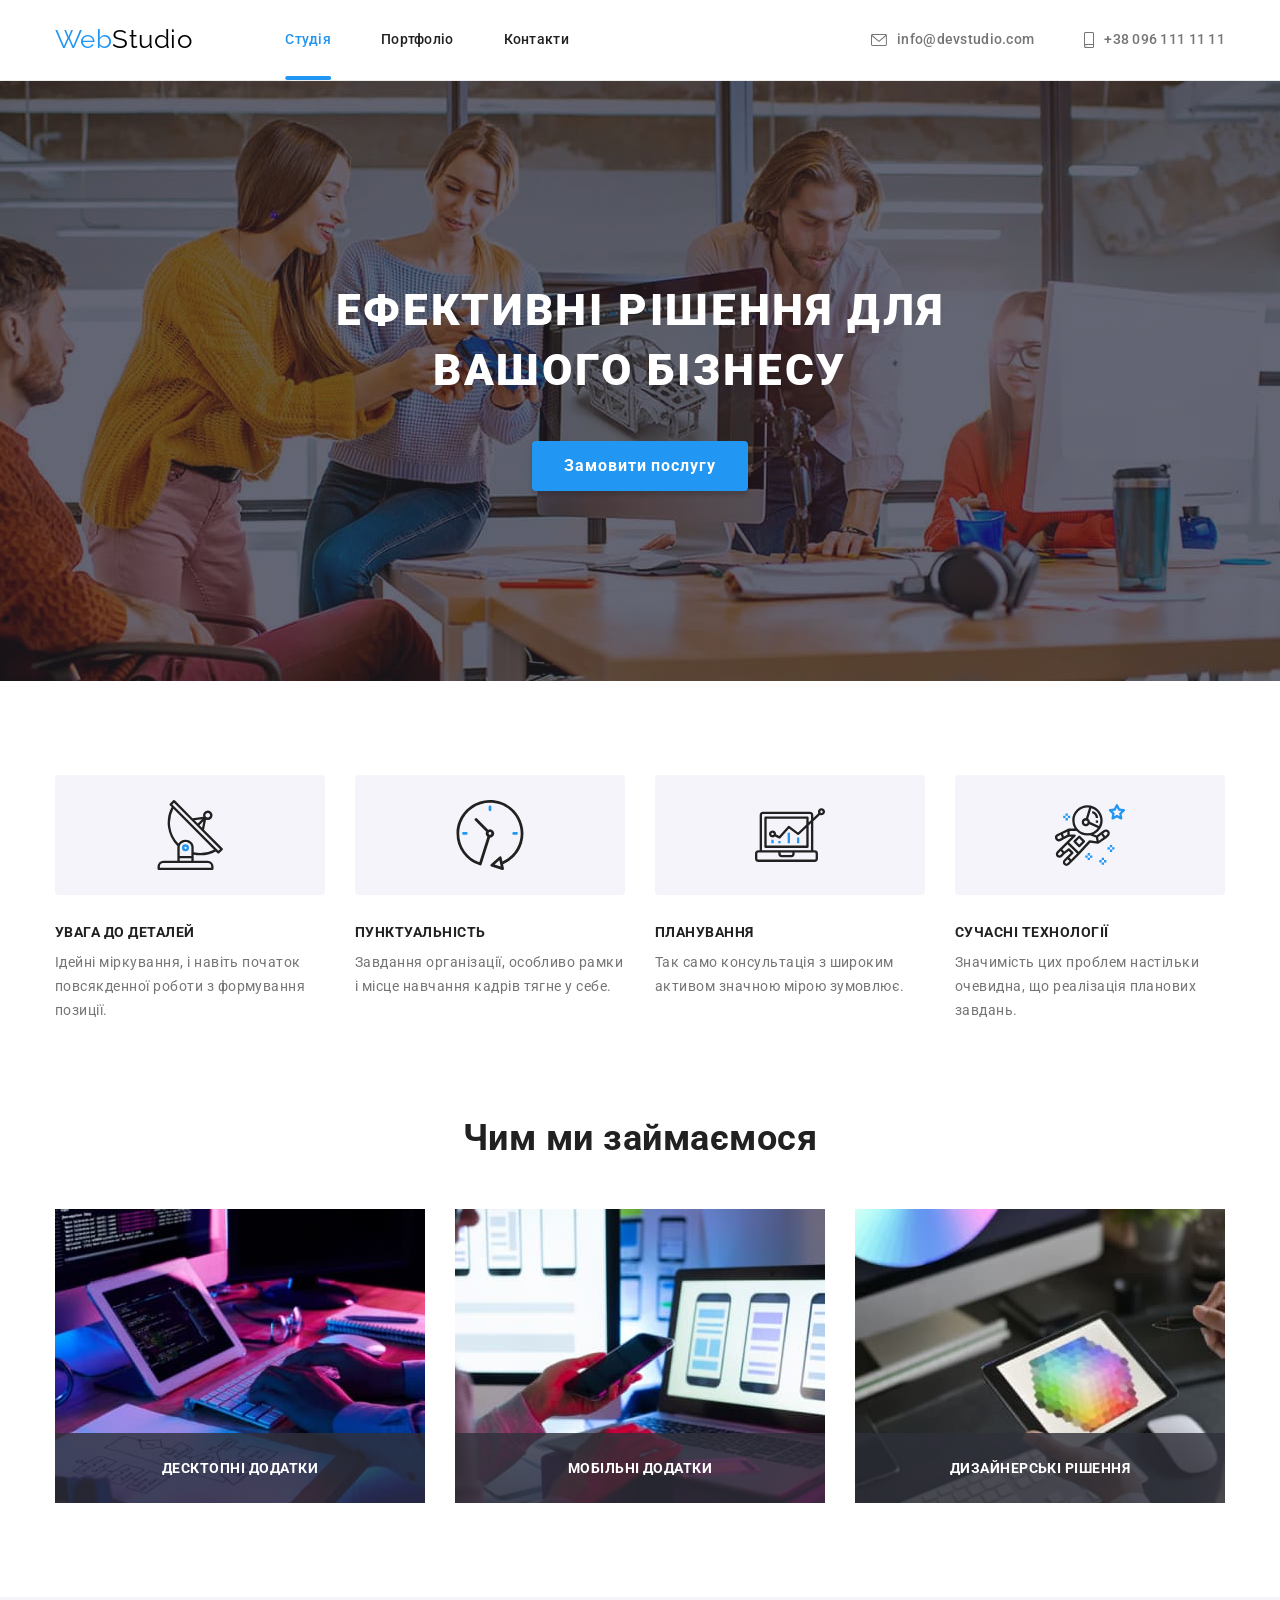
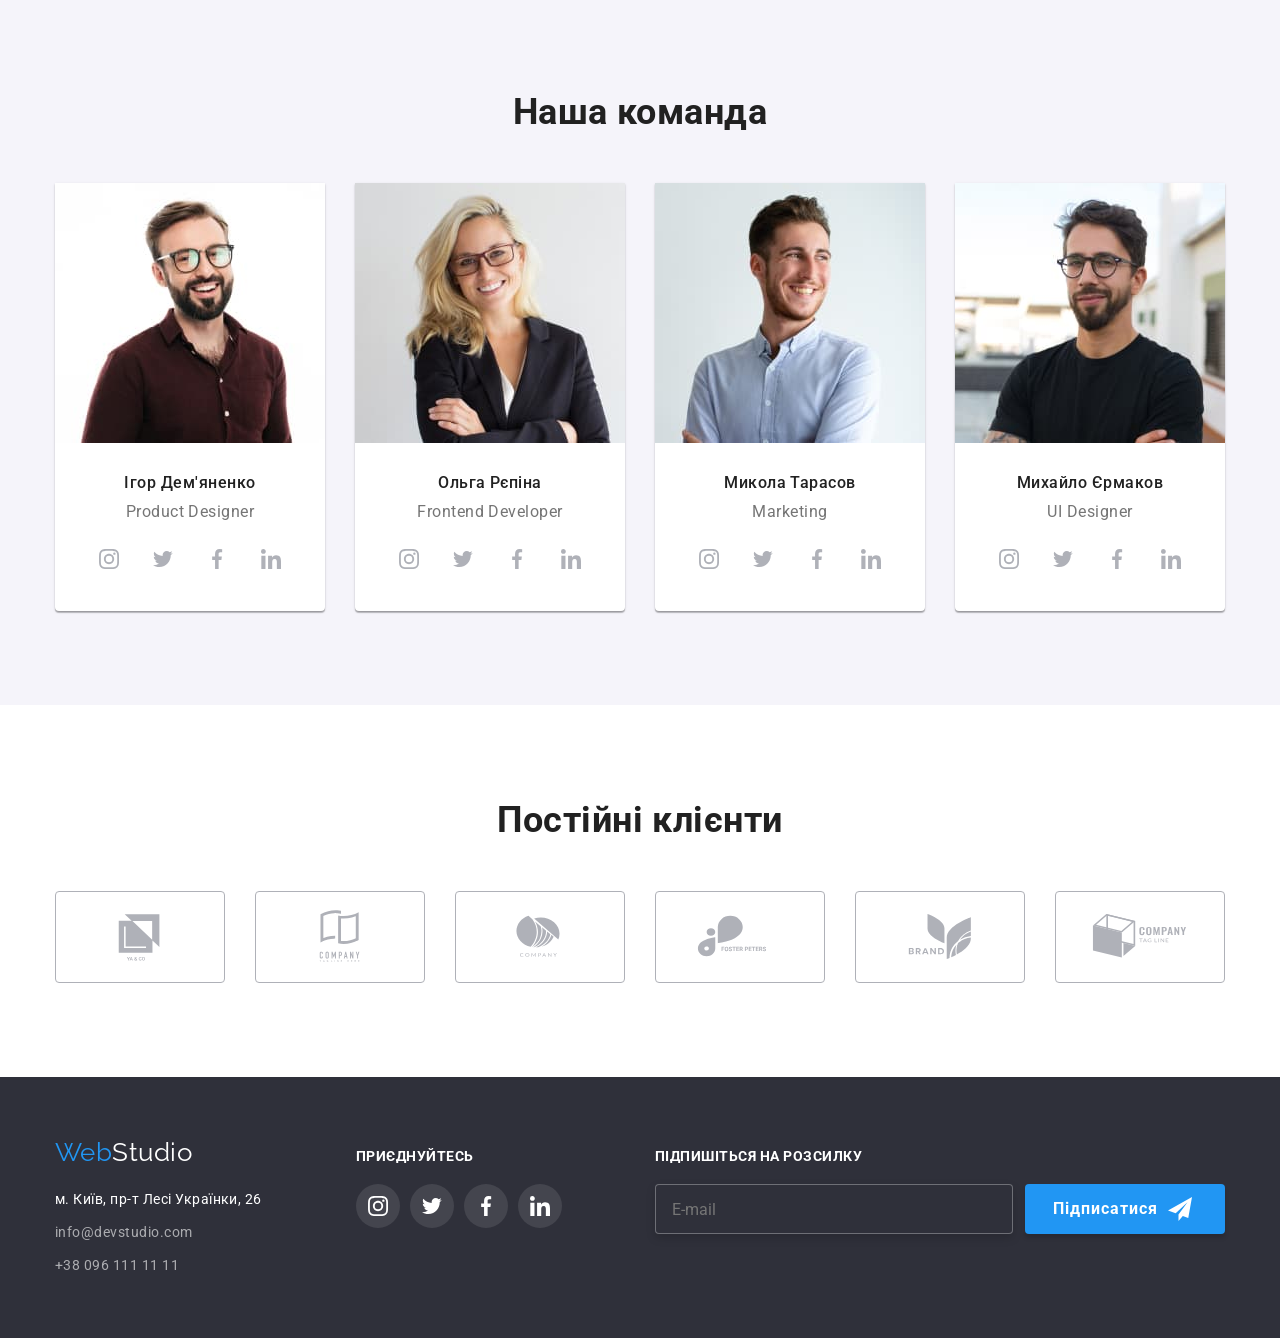
<file: index.html>
<!DOCTYPE html>
<html lang="uk">
  <head>
    <meta charset="UTF-8" />
    <meta http-equiv="X-UA-Compatible" content="IE=edge" />
    <meta name="viewport" content="width=device-width, initial-scale=1.0" />
    <title>WebStudio</title>
    <link rel="preconnect" href="https://fonts.googleapis.com" />
    <link rel="preconnect" href="https://fonts.gstatic.com" crossorigin />
    <link
      href="https://fonts.googleapis.com/css2?family=Raleway:wght@700&family=Roboto:wght@400;500;700;900&display=swap"
      rel="stylesheet"
    />
    <link
      rel="stylesheet"
      href="https://cdnjs.cloudflare.com/ajax/libs/modern-normalize/1.1.0/modern-normalize.min.css"
    />
    <link rel="stylesheet" href="./css/styles.css" />
  </head>
  <body>
    <header class="header">
      <div class="container header-pages">
        <nav class="site-nav">
          <a href="/" class="logo"><span class="logo-span">Web</span>Studio</a>
          <ul class="site-nav list">
            <li class="item">
              <a href="./index.html" class="link current">Студія</a>
            </li>
            <li class="item">
              <a href="./portfolio.html" class="link">Портфоліо</a>
            </li>
            <li class="item">
              <a href="/" class="link">Контакти</a>
            </li>
          </ul>
        </nav>
        <ul class="address-link list">
          <li class="item">
            <a href="mailto:info@devstudio.com" class="link">
              <svg class="address-icon" width="16" height="12">
                <use href="./images/icons.svg#icon-envelope"></use></svg
              >info@devstudio.com</a
            >
          </li>
          <li class="item">
            <a href="tel:+380961111111" class="link">
              <svg class="address-icon" width="10" height="16">
                <use href="./images/icons.svg#icon-smartphone"></use></svg
              >+38 096 111 11 11</a
            >
          </li>
        </ul>
      </div>
    </header>
    <main>
      <section class="hero overlay">
        <div class="container">
          <h1 class="hero-title">Ефективні рішення для вашого бізнесу</h1>
        </div>
        <div class="container">
          <button type="button" class="button primary" data-modal-open>Замовити послугу</button>
        </div>
        <div class="backdrop is-hidden" data-modal>
          <div class="modal">
            <h2 class="modal-title">Залиште свої дані, ми вам передзвонимо</h2>
            <form>
              <div class="modal-form">
                <label class="form-label" for="person">Ім'я</label>
                <div class="form-control">
                  <input class="form-input" id="person" type="text" name="person" />
                  <svg class="form-icon" width="18" height="18">
                    <use href="./images/icons.svg#icon-person"></use>
                  </svg>
                </div>
              </div>
              <div class="modal-form">
                <label class="form-label" for="phone">Телефон</label>
                <div class="form-control">
                  <input class="form-input" id="phone" type="tel" name="phone" />
                  <svg class="form-icon" width="18" height="18">
                    <use href="./images/icons.svg#icon-phone"></use>
                  </svg>
                </div>
              </div>
              <div class="modal-form">
                <label class="form-label" for="mail">Пошта</label>
                <div class="form-control">
                  <input class="form-input" id="mail" type="email" name="mail" />
                  <svg class="form-icon" width="18" height="18">
                    <use href="./images/icons.svg#icon-email"></use>
                  </svg>
                </div>
              </div>
              <div>
                <label class="form-label" for="comment">Коментар</label>
                <textarea
                  class="form-textarea"
                  id="comment"
                  name="comment"
                  placeholder="Введіть текст"
                ></textarea>
              </div>
              <div class="checkbox">
                <input class="form-input-checkbox" type="checkbox" name="policy" id="policy" />
                <label class="form-lable-checkbox" for="policy"
                  >Погоджуюся з розсилкою та приймаю
                  <a class="form-policy-link" href="">Умови договору</a>
                </label>
              </div>
              <button class="button form-button" type="submit">Відправити</button>
            </form>
            <button type="button" class="button-modal-close" data-modal-close>
              <svg width="11" height="11">
                <use href="./images/icons.svg#icon-vector"></use>
              </svg>
            </button>
          </div>
        </div>
      </section>
      <section class="section feature">
        <div class="container">
          <ul class="feature-icon-list list">
            <li class="feature-icon-item">
              <svg class="feature-icon" width="70" height="70">
                <use href="./images/icons.svg#icon-antenna"></use>
              </svg>
            </li>
            <li class="feature-icon-item">
              <svg class="feature-icon" width="70" height="70">
                <use href="./images/icons.svg#icon-clock"></use>
              </svg>
            </li>
            <li class="feature-icon-item">
              <svg class="feature-icon" width="70" height="70">
                <use href="./images/icons.svg#icon-diagram"></use>
              </svg>
            </li>
            <li class="feature-icon-item">
              <svg class="feature-icon" width="70" height="70">
                <use href="./images/icons.svg#icon-astronaut"></use>
              </svg>
            </li>
          </ul>
          <ul class="feature-list list">
            <li class="item">
              <h3 class="title">Увага до деталей</h3>
              <p class="text">
                Ідейні міркування, і навіть початок повсякденної роботи з формування позиції.
              </p>
            </li>
            <li class="item">
              <h3 class="title">Пунктуальність</h3>
              <p class="text">
                Завдання організації, особливо рамки і місце навчання кадрів тягне у себе.
              </p>
            </li>
            <li class="item">
              <h3 class="title">Планування</h3>
              <p class="text">Так само консультація з широким активом значною мірою зумовлює.</p>
            </li>
            <li class="item">
              <h3 class="title">Сучасні технології</h3>
              <p>Значимість цих проблем настільки очевидна, що реалізація планових завдань.</p>
            </li>
          </ul>
        </div>
      </section>
      <section class="section">
        <div class="container works">
          <h2 class="section-title">Чим ми займаємося</h2>
          <ul class="works-list list">
            <li class="item">
              <img
                src="./images/box1.jpg"
                alt="Працюємо над симатичним та якісним кодом сайтів"
                width="370"
              />
              <div class="works-list-position">
                <p class="works-list-text">Десктопні додатки</p>
              </div>
            </li>
            <li class="item">
              <img src="./images/box2.jpg" alt="Створюємо мобільні застосунки" width="370" />
              <div class="works-list-position">
                <p class="works-list-text">Мобільні додатки</p>
              </div>
            </li>
            <li class="item">
              <img src="./images/box3.jpg" alt="Розробляємо дизайн сайтів" width="370" />
              <div class="works-list-position">
                <p class="works-list-text">Дизайнерські рішення</p>
              </div>
            </li>
          </ul>
        </div>
      </section>
      <section class="section-team">
        <div class="container team">
          <h2 class="section-title">Наша команда</h2>
          <ul class="team-list list">
            <li class="team-item item">
              <img
                src="./images/teamcard1.jpg"
                alt="Ігор Дем'яненко на посаді Product Designer"
                width="270"
              />
              <div class="team-title-text">
                <h3 class="team-title">Ігор Дем'яненко</h3>
                <p class="team-text">Product Designer</p>
                <ul class="social-list list">
                  <li class="social-item">
                    <a href="" class="social-link">
                      <svg class="social-icon" width="20" height="20">
                        <use href="./images/icons.svg#icon-instagram"></use>
                      </svg>
                    </a>
                  </li>
                  <li class="social-item">
                    <a href="" class="social-link">
                      <svg class="social-icon" width="20" height="20">
                        <use href="./images/icons.svg#icon-twitter"></use>
                      </svg>
                    </a>
                  </li>
                  <li class="social-item">
                    <a href="" class="social-link">
                      <svg class="social-icon" width="20" height="20">
                        <use href="./images/icons.svg#icon-facebook"></use>
                      </svg>
                    </a>
                  </li>
                  <li class="social-item">
                    <a href="" class="social-link">
                      <svg class="social-icon" width="20" height="20">
                        <use href="./images/icons.svg#icon-linkedin"></use>
                      </svg>
                    </a>
                  </li>
                </ul>
              </div>
            </li>
            <li class="team-item item">
              <img
                src="./images/teamcard2.jpg"
                alt="Ольга Рєпіна на посаді Frontend Developer"
                width="270"
              />
              <div class="team-title-text">
                <h3 class="team-title">Ольга Рєпіна</h3>
                <p class="team-text">Frontend Developer</p>
                <ul class="social-list list">
                  <li class="social-item">
                    <a href="" class="social-link">
                      <svg class="social-icon" width="20" height="20">
                        <use href="./images/icons.svg#icon-instagram"></use>
                      </svg>
                    </a>
                  </li>
                  <li class="social-item">
                    <a href="" class="social-link">
                      <svg class="social-icon" width="20" height="20">
                        <use href="./images/icons.svg#icon-twitter"></use>
                      </svg>
                    </a>
                  </li>
                  <li class="social-item">
                    <a href="" class="social-link">
                      <svg class="social-icon" width="20" height="20">
                        <use href="./images/icons.svg#icon-facebook"></use>
                      </svg>
                    </a>
                  </li>
                  <li class="social-item">
                    <a href="" class="social-link">
                      <svg class="social-icon" width="20" height="20">
                        <use href="./images/icons.svg#icon-linkedin"></use>
                      </svg>
                    </a>
                  </li>
                </ul>
              </div>
            </li>
            <li class="team-item item">
              <img
                src="./images/teamcard3.jpg"
                alt="Микола Тарасов на посаді Marketing"
                width="270"
              />
              <div class="team-title-text">
                <h3 class="team-title">Микола Тарасов</h3>
                <p class="team-text">Marketing</p>
                <ul class="social-list list">
                  <li class="social-item">
                    <a href="" class="social-link">
                      <svg class="social-icon" width="20" height="20">
                        <use href="./images/icons.svg#icon-instagram"></use>
                      </svg>
                    </a>
                  </li>
                  <li class="social-item">
                    <a href="" class="social-link">
                      <svg class="social-icon" width="20" height="20">
                        <use href="./images/icons.svg#icon-twitter"></use>
                      </svg>
                    </a>
                  </li>
                  <li class="social-item">
                    <a href="" class="social-link">
                      <svg class="social-icon" width="20" height="20">
                        <use href="./images/icons.svg#icon-facebook"></use>
                      </svg>
                    </a>
                  </li>
                  <li class="social-item">
                    <a href="" class="social-link">
                      <svg class="social-icon" width="20" height="20">
                        <use href="./images/icons.svg#icon-linkedin"></use>
                      </svg>
                    </a>
                  </li>
                </ul>
              </div>
            </li>
            <li class="team-item item">
              <img
                src="./images/teamcard4.jpg"
                alt="Михайло Єрмаков на посаді UI Designer"
                width="270"
              />
              <div class="team-title-text">
                <h3 class="team-title">Михайло Єрмаков</h3>
                <p class="team-text">UI Designer</p>
                <ul class="social-list list">
                  <li class="social-item">
                    <a href="" class="social-link">
                      <svg class="social-icon" width="20" height="20">
                        <use href="./images/icons.svg#icon-instagram"></use>
                      </svg>
                    </a>
                  </li>
                  <li class="social-item">
                    <a href="" class="social-link">
                      <svg class="social-icon" width="20" height="20">
                        <use href="./images/icons.svg#icon-twitter"></use>
                      </svg>
                    </a>
                  </li>
                  <li class="social-item">
                    <a href="" class="social-link">
                      <svg class="social-icon" width="20" height="20">
                        <use href="./images/icons.svg#icon-facebook"></use>
                      </svg>
                    </a>
                  </li>
                  <li class="social-item">
                    <a href="" class="social-link">
                      <svg class="social-icon" width="20" height="20">
                        <use href="./images/icons.svg#icon-linkedin"></use>
                      </svg>
                    </a>
                  </li>
                </ul>
              </div>
            </li>
          </ul>
        </div>
      </section>
      <section class="section">
        <div class="container">
          <h2 class="section-title">Постійні клієнти</h2>
          <ul class="clients-list list">
            <li class="clients-item">
              <a href="" class="clients-link">
                <svg class="clients-icon" width="106" height="60">
                  <use href="./images/icons.svg#icon-group1"></use>
                </svg>
              </a>
            </li>
            <li class="clients-item">
              <a href="" class="clients-link">
                <svg class="clients-icon" width="106" height="60">
                  <use href="./images/icons.svg#icon-group2"></use>
                </svg>
              </a>
            </li>
            <li class="clients-item">
              <a href="" class="clients-link">
                <svg class="clients-icon" width="106" height="60">
                  <use href="./images/icons.svg#icon-group3"></use>
                </svg>
              </a>
            </li>
            <li class="clients-item">
              <a href="" class="clients-link">
                <svg class="clients-icon" width="106" height="60">
                  <use href="./images/icons.svg#icon-group4"></use>
                </svg>
              </a>
            </li>
            <li class="clients-item">
              <a href="" class="clients-link">
                <svg class="clients-icon" width="106" height="60">
                  <use href="./images/icons.svg#icon-group5"></use>
                </svg>
              </a>
            </li>
            <li class="clients-item">
              <a href="" class="clients-link">
                <svg class="clients-icon" width="106" height="60">
                  <use href="./images/icons.svg#icon-group6"></use>
                </svg>
              </a>
            </li>
          </ul>
        </div>
      </section>
    </main>
    <footer class="footer">
      <div class="container footer-container">
        <div class="footer-bloc-address">
          <a href="/" class="footer-logo"><span class="logo-span">Web</span>Studio</a>
          <address class="footer-address">
            <ul class="list">
              <li class="item">
                <a
                  href="https://goo.gl/maps/CPtrU1FHBa2aNyZL9"
                  class="footer-link"
                  target="_blank"
                  rel="noopener noreferrer nofollow"
                >
                  м. Київ, пр-т Лесі Українки, 26
                </a>
              </li>
              <li class="item">
                <a href="mailto:info@devstudio.com" class="link">info@devstudio.com</a>
              </li>
              <li class="item">
                <a href="tel:+380961111111" class="link">+38 096 111 11 11</a>
              </li>
            </ul>
          </address>
        </div>
        <div class="footer-bloc-social">
          <h2 class="footer-social-title">Приєднуйтесь</h2>
          <ul class="footer-list-icon list">
            <li class="footer-social-item">
              <a href="" class="footer-social-link"
                ><svg class="footer-social-icon" width="20" height="20">
                  <use href="./images/icons.svg#icon-instagram"></use></svg
              ></a>
            </li>
            <li class="footer-social-item">
              <a href="" class="footer-social-link"
                ><svg class="footer-social-icon" width="20" height="20">
                  <use href="./images/icons.svg#icon-twitter"></use></svg
              ></a>
            </li>
            <li class="footer-social-item">
              <a href="" class="footer-social-link"
                ><svg class="footer-social-icon" width="20" height="20">
                  <use href="./images/icons.svg#icon-facebook"></use></svg
              ></a>
            </li>
            <li class="footer-social-item">
              <a href="" class="footer-social-link"
                ><svg class="footer-social-icon" width="20" height="20">
                  <use href="./images/icons.svg#icon-linkedin"></use></svg
              ></a>
            </li>
          </ul>
        </div>
        <div>
          <h2 class="footer-social-title">Підпишіться на розсилку</h2>
          <div class="footer-subscribe">
            <label class="footer-label" for="mail"></label>
            <input class="footer-input" type="text" name="mail" id="mail" placeholder="E-mail" />
            <button class="footer-button" type="button">
              Підписатися
              <svg class="footer-button-icon" width="24" height="24">
                <use href="./images/icons.svg#icon-send"></use>
              </svg>
            </button>
          </div>
        </div>
      </div>
    </footer>
    <script src="./js/modal.js"></script>
  </body>
</html>
</file>
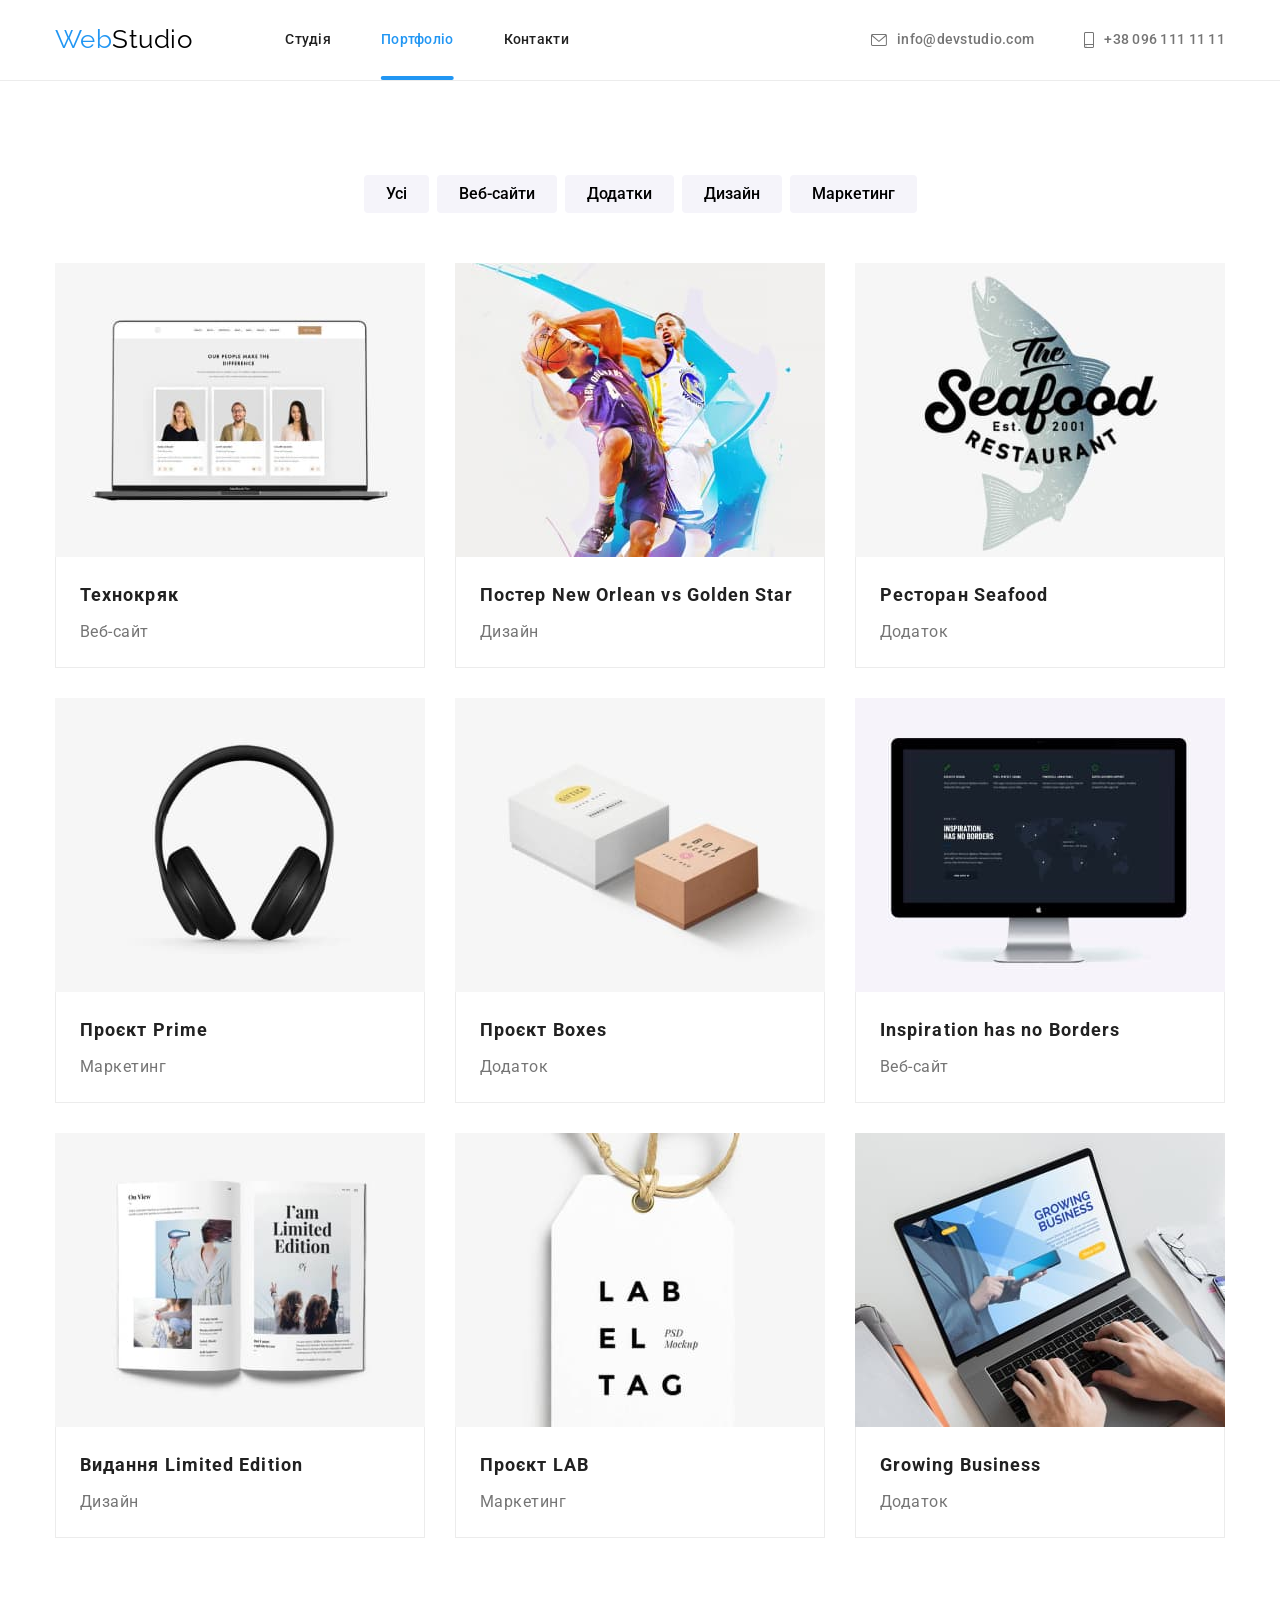
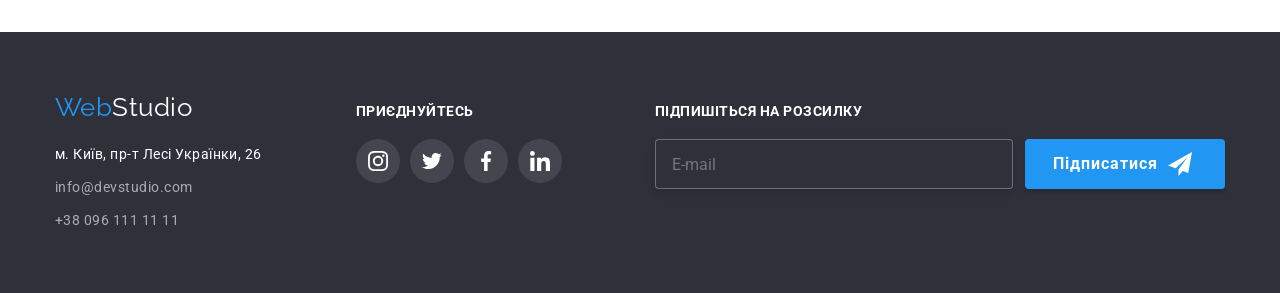
<file: portfolio.html>
<!DOCTYPE html>
<html lang="uk">
  <head>
    <meta charset="UTF-8" />
    <meta http-equiv="X-UA-Compatible" content="IE=edge" />
    <meta name="viewport" content="width=device-width, initial-scale=1.0" />
    <title>WebStudio</title>
    <link rel="preconnect" href="https://fonts.googleapis.com" />
    <link rel="preconnect" href="https://fonts.gstatic.com" crossorigin />
    <link
      href="https://fonts.googleapis.com/css2?family=Raleway:wght@700&family=Roboto:wght@400;500;700;900&display=swap"
      rel="stylesheet"
    />
    <link
      rel="stylesheet"
      href="https://cdnjs.cloudflare.com/ajax/libs/modern-normalize/1.1.0/modern-normalize.min.css"
    />
    <link rel="stylesheet" href="./css/styles.css" />
  </head>
  <body>
    <header class="header">
      <div class="container header-pages">
        <nav class="site-nav">
          <a href="/" class="logo"><span class="logo-span">Web</span>Studio</a>
          <ul class="site-nav list">
            <li class="item">
              <a href="./index.html" class="link">Студія</a>
            </li>
            <li class="item">
              <a href="./portfolio.html" class="link current">Портфоліо</a>
            </li>
            <li class="item">
              <a href="/" class="link">Контакти</a>
            </li>
          </ul>
        </nav>
        <ul class="address-link list">
          <li class="item">
            <a href="mailto:info@devstudio.com" class="link">
              <svg class="address-icon" width="16" height="12">
                <use href="./images/icons.svg#icon-envelope"></use></svg
              >info@devstudio.com</a
            >
          </li>
          <li class="item">
            <a href="tel:+380961111111" class="link">
              <svg class="address-icon" width="10" height="16">
                <use href="./images/icons.svg#icon-smartphone"></use></svg
              >+38 096 111 11 11</a
            >
          </li>
        </ul>
      </div>
    </header>
    <main>
      <section class="section">
        <div class="container">
          <ul class="filter-list list">
            <li class="item"><button type="button" class="button-list">Усі</button></li>
            <li class="item"><button type="button" class="button-list">Веб-сайти</button></li>
            <li class="item"><button type="button" class="button-list">Додатки</button></li>
            <li class="item"><button type="button" class="button-list">Дизайн</button></li>
            <li class="item"><button type="button" class="button-list">Маркетинг</button></li>
          </ul>
          <ul class="project-list list">
            <li class="item">
              <a href="" class="project-link">
                <div class="project-thumb">
                  <img src="./images/project1.jpg" alt="" width="370" />
                  <p class="project-thumb-text">
                    Ресурс пропонує комплексні пропозиції з різним рівнем функціоналу та сервісів.
                    Все це дозволить відвідувачу отримати вичерпні відомості про компанію чи
                    приватну особу.
                  </p>
                </div>
                <div class="project-title-text">
                  <h2 class="portfolio-title">Технокряк</h2>
                  <p class="portfolio-text">Веб-сайт</p>
                </div>
              </a>
            </li>
            <li class="item">
              <a href="" class="project-link">
                <div class="project-thumb">
                  <img src="./images/project2.jpg" alt="" width="370" />
                  <p class="project-thumb-text">
                    Ресурс пропонує комплексні пропозиції з різним рівнем функціоналу та сервісів.
                    Все це дозволить відвідувачу отримати вичерпні відомості про компанію чи
                    приватну особу.
                  </p>
                </div>
                <div class="project-title-text">
                  <h2 class="portfolio-title">Постер New Orlean vs Golden Star</h2>
                  <p class="portfolio-text">Дизайн</p>
                </div>
              </a>
            </li>
            <li class="item">
              <a href="" class="project-link">
                <div class="project-thumb">
                  <img src="./images/project3.jpg" alt="" width="370" />
                  <p class="project-thumb-text">
                    Ресурс пропонує комплексні пропозиції з різним рівнем функціоналу та сервісів.
                    Все це дозволить відвідувачу отримати вичерпні відомості про компанію чи
                    приватну особу.
                  </p>
                </div>
                <div class="project-title-text">
                  <h2 class="portfolio-title">Ресторан Seafood</h2>
                  <p class="portfolio-text">Додаток</p>
                </div>
              </a>
            </li>
            <li class="item">
              <a href="" class="project-link">
                <div class="project-thumb">
                  <img src="./images/project4.jpg" alt="" width="370" />
                  <p class="project-thumb-text">
                    Ресурс пропонує комплексні пропозиції з різним рівнем функціоналу та сервісів.
                    Все це дозволить відвідувачу отримати вичерпні відомості про компанію чи
                    приватну особу.
                  </p>
                </div>
                <div class="project-title-text">
                  <h2 class="portfolio-title">Проєкт Prime</h2>
                  <p class="portfolio-text">Маркетинг</p>
                </div>
              </a>
            </li>
            <li class="item">
              <a href="" class="project-link">
                <div class="project-thumb">
                  <img src="./images/project5.jpg" alt="" width="370" />
                  <p class="project-thumb-text">
                    Ресурс пропонує комплексні пропозиції з різним рівнем функціоналу та сервісів.
                    Все це дозволить відвідувачу отримати вичерпні відомості про компанію чи
                    приватну особу.
                  </p>
                </div>
                <div class="project-title-text">
                  <h2 class="portfolio-title">Проєкт Boxes</h2>
                  <p class="portfolio-text">Додаток</p>
                </div>
              </a>
            </li>
            <li class="item">
              <a href="" class="project-link">
                <div class="project-thumb">
                  <img src="./images/project6.jpg" alt="" width="370" />
                  <p class="project-thumb-text">
                    Ресурс пропонує комплексні пропозиції з різним рівнем функціоналу та сервісів.
                    Все це дозволить відвідувачу отримати вичерпні відомості про компанію чи
                    приватну особу.
                  </p>
                </div>
                <div class="project-title-text">
                  <h2 class="portfolio-title">Inspiration has no Borders</h2>
                  <p class="portfolio-text">Веб-сайт</p>
                </div>
              </a>
            </li>
            <li class="item">
              <a href="" class="project-link">
                <div class="project-thumb">
                  <img src="./images/project7.jpg" alt="" width="370" />
                  <p class="project-thumb-text">
                    Ресурс пропонує комплексні пропозиції з різним рівнем функціоналу та сервісів.
                    Все це дозволить відвідувачу отримати вичерпні відомості про компанію чи
                    приватну особу.
                  </p>
                </div>
                <div class="project-title-text">
                  <h2 class="portfolio-title">Видання Limited Edition</h2>
                  <p class="portfolio-text">Дизайн</p>
                </div>
              </a>
            </li>
            <li class="item">
              <a href="" class="project-link">
                <div class="project-thumb">
                  <img src="./images/project8.jpg" alt="" width="370" />
                  <p class="project-thumb-text">
                    Ресурс пропонує комплексні пропозиції з різним рівнем функціоналу та сервісів.
                    Все це дозволить відвідувачу отримати вичерпні відомості про компанію чи
                    приватну особу.
                  </p>
                </div>
                <div class="project-title-text">
                  <h2 class="portfolio-title">Проєкт LAB</h2>
                  <p class="portfolio-text">Маркетинг</p>
                </div>
              </a>
            </li>
            <li class="item">
              <a href="" class="project-link">
                <div class="project-thumb">
                  <img src="./images/project9.jpg" alt="" width="370" />
                  <p class="project-thumb-text">
                    Ресурс пропонує комплексні пропозиції з різним рівнем функціоналу та сервісів.
                    Все це дозволить відвідувачу отримати вичерпні відомості про компанію чи
                    приватну особу.
                  </p>
                </div>
                <div class="project-title-text">
                  <h2 class="portfolio-title">Growing Business</h2>
                  <p class="portfolio-text">Додаток</p>
                </div>
              </a>
            </li>
          </ul>
        </div>
      </section>
    </main>
    <footer class="footer">
      <div class="container footer-container">
        <div class="footer-bloc-address">
          <a href="/" class="footer-logo"><span class="logo-span">Web</span>Studio</a>
          <address class="footer-address">
            <ul class="list">
              <li class="item">
                <a
                  href="https://goo.gl/maps/CPtrU1FHBa2aNyZL9"
                  class="footer-link"
                  target="_blank"
                  rel="noopener noreferrer nofollow"
                >
                  м. Київ, пр-т Лесі Українки, 26
                </a>
              </li>
              <li class="item">
                <a href="mailto:info@devstudio.com" class="link">info@devstudio.com</a>
              </li>
              <li class="item">
                <a href="tel:+380961111111" class="link">+38 096 111 11 11</a>
              </li>
            </ul>
          </address>
        </div>
        <div class="footer-bloc-social">
          <h2 class="footer-social-title">Приєднуйтесь</h2>
          <ul class="footer-list-icon list">
            <li class="footer-social-item">
              <a href="" class="footer-social-link"
                ><svg class="footer-social-icon" width="20" height="20">
                  <use href="./images/icons.svg#icon-instagram"></use></svg
              ></a>
            </li>
            <li class="footer-social-item">
              <a href="" class="footer-social-link"
                ><svg class="footer-social-icon" width="20" height="20">
                  <use href="./images/icons.svg#icon-twitter"></use></svg
              ></a>
            </li>
            <li class="footer-social-item">
              <a href="" class="footer-social-link"
                ><svg class="footer-social-icon" width="20" height="20">
                  <use href="./images/icons.svg#icon-facebook"></use></svg
              ></a>
            </li>
            <li class="footer-social-item">
              <a href="" class="footer-social-link"
                ><svg class="footer-social-icon" width="20" height="20">
                  <use href="./images/icons.svg#icon-linkedin"></use></svg
              ></a>
            </li>
          </ul>
        </div>
        <div>
          <h2 class="footer-social-title">Підпишіться на розсилку</h2>
          <div class="footer-subscribe">
            <label class="footer-label" for="mail"></label>
            <input class="footer-input" type="text" name="mail" id="mail" placeholder="E-mail" />
            <button class="footer-button" type="button">
              Підписатися
              <svg class="footer-button-icon" width="24" height="24">
                <use href="./images/icons.svg#icon-send"></use>
              </svg>
            </button>
          </div>
        </div>
      </div>
    </footer>
  </body>
</html>
</file>
<file: css/styles.css>
/* Лого колір тексту #000000 */
/* головний колір тексту #757575 */
/* другорядний коліт тексту #212121 */
/* колір тексту #FFFFFF */
/* колір акценту #2196F3 */
/* головний колір тексту #F5F5F5 */
/* другорядний колір фону #F5F4FA */
/* колір фону футеда */


:root {
    --priamary-text-color: #757575;
    --title-text-color: #212121;
    --accent-color: #2196F3;
    --hero-footer-text-color: #FFFFFF;
    --bacground-priamary: #FFFFFF;
    --bacground-color-team-button-list: #F5F4FA;
    --bacground-footer-color: #2F303A;
    --border-color: #2196F3;

}

body {
    background-color: var(--bacground-priamary);
    color: var(--priamary-text-color);
    font-family: Roboto, sans-serif;
    letter-spacing: 0.03em;
}

* {
    box-sizing: border-box;
}

.container {
    width: 1200px;
    padding-left: 15px;
    padding-right: 15px;
    margin-left: auto;
    margin-right: auto;
}

.list {
    padding: 0;
    margin: 0;
    list-style: none;
}

h1,
h2,
h3,
h4,
h5,
h6,
ul,
p {
    margin-top: 0;
    margin-bottom: 0;
}

img {
    display: block;
    max-width: 100%;
    height: auto;
}

textarea {
    resize: none;
}

/* Header pages*/

.header {
    display: block;
    border-bottom: 1px solid #ECECEC;
}

.header-pages {
    display: flex;
    align-items: center;
}

/* Logo */

.logo {
    display: block;
    padding-top: 24px;
    padding-bottom: 25px;
    margin-right: 93px;
    color: #000000;
    font-family: Raleway, sans-serif;
    font-size: 26px;
    line-height: 1.19;
    text-decoration: none;
}

.logo-span {
    color: var(--accent-color);
}

/* Site nav */

.site-nav {
    display: flex;
}

.site-nav .item {
    margin-right: 50px;
}

.site-nav .item:last-child {
    margin-right: 0px;
}


.site-nav .link {
    display: block;
    padding-top: 32px;
    padding-bottom: 32px;
    color: var(--title-text-color);
    font-weight: 500;
    font-size: 14px;
    line-height: 1.14;
    letter-spacing: 0.02em;
    text-decoration: none;
    transition: color 250ms cubic-bezier(0.4, 0, 0.2, 1);
}

.site-nav .link:hover,
.site-nav .link:focus {
    color: var(--accent-color);
}

.site-nav .link.current {
    position: relative;
    color: var(--accent-color)
}

.current::after {
    position: absolute;
    bottom: -2px;
    left: 50%;
    transform: translate(-50%, -50%);
    content: "";
    width: 100%;
    height: 4px;
    background: var(--accent-color);
    border-radius: 2px;
}

/* Address link */

.address-link {
    display: flex;
    margin-left: auto;
}

.address-link .item {
    margin-right: 50px;
}

.address-link .item:last-child {
    margin-right: 0px;
}

.address-link .link {
    display: flex;
    gap: 10px;
    justify-content: center;
    align-items: center;
    color: var(--priamary-text-color);
    font-weight: 500;
    font-size: 14px;
    line-height: 1.14;
    letter-spacing: 0.02em;
    text-decoration: none;
    transition: color 250ms cubic-bezier(0.4, 0, 0.2, 1);
}

.address-icon {
    fill: currentColor;
}

.address-link .link:hover,
.address-link .link:focus {
    color: var(--accent-color);
}

/* Hero */

.hero {
    padding-top: 200px;
    padding-bottom: 200px;
    background-color: #2F303A;
    text-align: center;
}

.overlay {
    margin-left: auto;
    margin-right: auto;
    max-width: 1600px;
    height: 600px;
    background-image: linear-gradient(to right, rgba(47, 48, 58, 0.4), rgba(47, 48, 58, 0.4)), url(../images/overlay.jpg);
    background-repeat: no-repeat;
    background-position: center;
}

.hero-title {
    margin-bottom: 40px;
    /* max-width: 700px; */
    margin-left: 237px;
    margin-right: 237px;

    color: var(--hero-footer-text-color);
    font-weight: 900;
    font-size: 44px;
    line-height: 1.36;
    letter-spacing: 0.06em;
    text-transform: uppercase;
}

/* Backdrop */

.backdrop {
    opacity: 1;
    position: fixed;
    top: 0;
    left: 0;
    width: 100%;
    height: 100%;
    background-color: rgba(0, 0, 0, 0.2);
    transition: opacity 250ms cubic-bezier(0.4, 0, 0.2, 1);
    z-index: 12;
}

.backdrop.is-hidden {
    opacity: 0;
    overflow: hidden;
    pointer-events: none;
    transition: opacity 250ms cubic-bezier(0.4, 0, 0.2, 1);
}

.modal {
    position: relative;
    top: 50%;
    left: 50%;
    transform: translate(-50%, -50%);
    padding: 40px;
    width: 528px;
    height: 581px;
    background-color: var(--bacground-priamary);
    text-align: start;
}

.button-modal-close {
    display: flex;
    justify-content: center;
    align-items: center;
    position: absolute;
    padding: 0;
    top: 8px;
    right: 8px;
    width: 30px;
    height: 30px;
    border: 1px solid rgba(0, 0, 0, 0.1);
    border-radius: 50%;
    background-color: var(--bacground-priamary);
    color: var(--title-text-color);
    cursor: pointer;
    transition: color 250ms cubic-bezier(0.4, 0, 0.2, 1);
    fill: currentColor
}

.button-modal-close:focus,
.button-modal-close:hover {
    color: var(--accent-color);
}

/* Backdrop Form */

.modal-form {
    margin-bottom: 10px;
}

.form-control {
    position: relative;
}

.modal-title {
    margin-bottom: 12px;
    font-weight: 700;
    font-size: 20px;
    line-height: 1.15;
    text-align: center;
    color: var(--title-text-color);
}

.form-label {
    display: block;
    padding-bottom: 4px;
    font-size: 12px;
    line-height: 1.17;
    letter-spacing: 0.01em;
    color: var(--priamary-text-color);
}

.form-input {
    padding: 11px 12px 11px 42px;
    width: 100%;
    border: 1px solid rgba(33, 33, 33, 0.2);
    border-radius: 4px;
    outline: none;
    transition: border-color 250ms cubic-bezier(0.4, 0, 0.2, 1);
}

.form-input:focus {
    border-color: var(--border-color);
}

.form-icon {
    position: absolute;
    top: 50%;
    left: 12px;
    transform: translateY(-50%);
    transition: color 250ms cubic-bezier(0.4, 0, 0.2, 1);
    color: var(--title-text-color);
    fill: currentColor;
}

.form-input:focus+.form-icon {
    color: var(--border-color);
}

.form-textarea {
    width: 100%;
    height: 120px;
    padding: 11px 12px;
    font-size: 12px;
    line-height: 1.16;
    letter-spacing: 0.01em;
    border: 1px solid rgba(33, 33, 33, 0.2);
    color: rgba(117, 117, 117, 0.5);
    border-radius: 4px;
    outline: none;
    transition: border-color 250ms cubic-bezier(0.4, 0, 0.2, 1);
}

.form-textarea:focus {
    border-color: var(--border-color);
}

.checkbox {
    margin-top: 10px;
}

.form-input-checkbox {
    appearance: none;
    padding-left: 12px;
}

.form-lable-checkbox {
    position: relative;
    padding-left: 24px;
    font-size: 14px;
    line-height: 1.71px;
    color: var(--priamary-text-color);
}

.form-lable-checkbox::before {
    position: absolute;
    content: "";
    top: 0;
    left: 0;
    width: 16px;
    height: 15px;
    border: 1px solid var(--title-text-color);
    border-radius: 2px;
}

.form-lable-checkbox::after {
    position: absolute;
    content: "";
    top: 0;
    left: 0;
    width: 16px;
    height: 15px;
    background-image: url(../images/icon-check.svg);
    opacity: 0;
    transition: opacity 250ms cubic-bezier(0.4, 0, 0.2, 1);
}

.form-input-checkbox:checked+.form-lable-checkbox::after {
    opacity: 1;
}

.form-policy {
    margin-top: 20px;
    margin-bottom: 30px;
    font-size: 14px;
    line-height: 1.71;
    color: var(--priamary-text-color);
}

.form-policy-link {
    font-size: 14px;
    line-height: 1.71;
    color: var(--accent-color);
}

.form-button {
    border-radius: 4px;
    padding: 10px 52px;
    margin: 30px 124px 0 124px;
    min-width: 200px;
    border: 0;
    color: var(--hero-footer-text-color);
    background-color: var(--accent-color);
    box-shadow: 0px 4px 4px rgba(0, 0, 0, 0.15);
    font-weight: 700;
    font-family: inherit;
    font-size: 16px;
    line-height: 1.88;
    letter-spacing: 0.06em;
}


/* Section */

.section {
    padding-top: 94px;
    padding-bottom: 94px;
}

.section-title {
    margin-bottom: 50px;
    color: var(--title-text-color);
    font-weight: 700px;
    font-size: 36px;
    line-height: 1.17;
    text-align: center;
}

/* Features */

.feature {
    padding-top: 94px;
    padding-bottom: 0px;
}

.feature-list {
    padding-bottom: 0px;
}

.feature-list {
    display: flex;
    flex-wrap: wrap;
    color: var(--priamary-text-color);
    font-size: 14px;
    line-height: 1.71;
}

.feature-list .item {
    margin-right: 30px;
    width: 270px;
}

.feature-list .item:last-child {
    margin-right: 0px;
}



.feature-list .title {
    margin-bottom: 10px;

    color: var(--title-text-color);
    font-weight: 700;
    font-size: 14px;
    line-height: 1.14;
    text-transform: uppercase;
}

.feature-icon-list {
    display: flex;
    justify-content: center;
    gap: 30px;
}

.feature-icon-item {
    width: 270px;
    height: 120px;
    margin-bottom: 30px;
    display: flex;
    align-items: center;
    justify-content: center;
    background-color: var(--bacground-color-team-button-list);
    border-radius: 4px;
}

/* Works */

.works-list {
    display: flex;
    flex-wrap: wrap;
}

.works .item {
    position: relative;
    margin-right: 30px;
    width: 370px;
    text-align: center;
}

.works .item:last-child {
    margin-right: 0px;
}


.works-list-position {
    position: absolute;
    right: 0;
    bottom: 0;
    width: 100%;
    height: 70px;
    background-color: rgba(47, 48, 58, 0.8);
}

.works-list-text {
    position: absolute;
    top: 50%;
    left: 50%;
    transform: translate(-50%, -50%);
    font-weight: 700;
    font-size: 14px;
    line-height: 0.87;
    text-transform: uppercase;
    color: var(--bacground-priamary);
}

/* Team */

.team-title-text {
    padding-top: 30px;
    padding-bottom: 30px;
}

.team .item {
    margin-right: 30px;
    width: 270px;
    text-align: center;
    box-shadow: 0px 1px 3px rgba(0, 0, 0, 0.12), 0px 1px 1px rgba(0, 0, 0, 0.14), 0px 2px 1px rgba(0, 0, 0, 0.2);
    border-radius: 0px 0px 4px 4px;
}

.team .item:last-child {
    margin-right: 0px;
}

.section-team {
    background-color: #F5F4FA;
    padding-top: 94px;
    padding-bottom: 94px;
}

.team-title {
    color: var(--title-text-color);
    font-weight: 500;
    font-size: 16px;
    line-height: 1.19;
}

.team-list {
    display: flex;
    flex-wrap: wrap;
}

.team-item {
    background-color: var(--hero-footer-text-color);
}

.team-text {
    margin-top: 10px;
    color: var(--priamary-text-color);
    font-size: 16px;
    line-height: 1.19;
}

.social-list {
    display: flex;
    justify-content: center;
    gap: 10px;
}

.social-link {
    margin-top: 16px;
    width: 44px;
    height: 44px;
    display: flex;
    align-items: center;
    justify-content: center;
    background-color: #FFFFFF;
    border-radius: 50%;
    color: #AFB1B8;
    transition: background-color 250ms cubic-bezier(0.4, 0, 0.2, 1), color 250ms cubic-bezier(0.4, 0, 0.2, 1);
}

.social-icon {
    fill: currentColor;
}

.social-link:hover,
.social-link:focus {
    background-color: var(--accent-color);
    color: #FFFFFF;
}

/* Сustomers */

.clients-list {
    display: flex;
    justify-content: center;
    gap: 30px;
}

.clients-item {
    width: calc((100% - 60px) / 3);
}

.clients-link {
    width: 100%;
    height: 92px;
    border: 1px solid #AFB1B8;
    display: flex;
    align-items: center;
    justify-content: center;
    border-radius: 4px;
    color: #AFB1B8;
    transition: border-color 250ms cubic-bezier(0.4, 0, 0.2, 1), color 250ms cubic-bezier(0.4, 0, 0.2, 1);
}

.clients-icon {
    fill: currentColor;
}

.clients-link:hover,
.clients-link:focus {
    border-color: #2196F3;
    color: #2196F3;
}

/* Footer */
.footer {
    padding-top: 60px;
    padding-bottom: 60px;
    background-color: var(--bacground-footer-color);
}

.footer-bloc-address {
    margin-right: 70px;
}

.footer-address {
    width: 231px;
    margin-top: 20px;
    font-style: normal;
    list-style: none;
    padding: 0px;
}

.footer-address .item {
    margin-bottom: 9px;
}

.footer-address .item:nth-last-child(1) {
    margin-bottom: 0px;
}

.footer .link {
    /* padding-top: 9px; */
    color: rgba(255, 255, 255, 0.6);
    text-decoration: none;
    font-style: normal;
    font-size: 14px;
    line-height: 1.71;
    transition: color 250ms cubic-bezier(0.4, 0, 0.2, 1);
}

.footer .link:hover,
.footer .link:focus {
    color: var(--accent-color)
}

.footer-logo {
    color: var(--hero-footer-text-color);
    font-family: Raleway, sans-serif;
    font-size: 26px;
    line-height: 1.19;
    text-decoration: none;
}

.footer-link {
    color: var(--hero-footer-text-color);
    font-size: 14px;
    line-height: 1.71;
    text-decoration: none;
}

.footer-container {
    display: flex;
    align-items: baseline;
}

.footer-bloc-social {
    margin-right: 93px;
}

.footer-social-title {
    margin-bottom: 20px;
    font-style: normal;
    font-weight: 700;
    font-size: 14px;
    line-height: 16px;
    text-transform: uppercase;
    color: var(--bacground-priamary);
}

.footer-list-icon {
    display: flex;
    gap: 10px;
}

.footer-social-link {
    width: 44px;
    height: 44px;
    display: flex;
    align-items: center;
    justify-content: center;
    background-color: rgba(255, 255, 255, 0.1);
    color: var(--hero-footer-text-color);
    border-radius: 50%;
    transition: background-color 250ms cubic-bezier(0.4, 0, 0.2, 1);
}

.footer-social-icon {
    fill: currentColor;
}

.footer-social-link:hover,
.footer-social-link:focus {
    background-color: #2196F3;
}

/* Footer-subscribe */

.footer-subscribe {
    display: flex;
}

.footer-label {}

.footer-input {
    margin-right: 12px;
    padding: 15px 16px;
    width: 358px;
    height: 50px;
    color: var(--bacground-priamary);
    background-color: var(--bacground-footer-color);
    border: 1px solid rgba(255, 255, 255, 0.3);
    filter: drop-shadow(0px 4px 4px rgba(0, 0, 0, 0.15));
    border-radius: 4px;
}

.footer-button {
    display: flex;
    gap: 10px;
    border-radius: 4px;
    padding: 10px 28px;
    min-width: 200px;
    border: 0;
    color: var(--hero-footer-text-color);
    background-color: var(--accent-color);
    box-shadow: 0px 4px 4px rgba(0, 0, 0, 0.15);
    font-weight: 700;
    font-family: inherit;
    font-size: 16px;
    line-height: 1.88;
    align-items: center;
    text-align: center;
    letter-spacing: 0.06em;
}

.footer-button-icon {
    fill: currentColor;
}

/* Button */

.button {
    color: var(--hero-footer-text-color);
    background-color: var(--accent-color);
    cursor: pointer;
}

.button.secondary {
    color: var(--accent-color);
    background-color: var(--hero-footer-text-color);
}

.button.primary {
    border-radius: 4px;
    padding: 10px 32px;
    min-width: 216px;
    border: 0;
    color: var(--hero-footer-text-color);
    background-color: var(--accent-color);
    box-shadow: 0px 4px 4px rgba(0, 0, 0, 0.15);
    font-weight: 700;
    font-family: inherit;
    font-size: 16px;
    line-height: 1.88;
    align-items: center;
    text-align: center;
    letter-spacing: 0.06em;
}

.button-list {
    padding: 6px 22px;
    font-weight: 500;
    font-family: inherit;
    font-size: 16px;
    line-height: 1.63;
    border: 0;
    text-align: center;
    background-color: var(--bacground-color-team-button-list);
    border-radius: 4px;
    cursor: pointer;
    transition: box-shadow 250ms cubic-bezier(0.4, 0, 0.2, 1), color 250ms cubic-bezier(0.4, 0, 0.2, 1), background-color 250ms cubic-bezier(0.4, 0, 0.2, 1);
}

.button-list:hover,
.button-list:focus {
    box-shadow: 0px 3px 1px rgba(0, 0, 0, 0.1), 0px 1px 2px rgba(0, 0, 0, 0.08), 0px 2px 2px rgba(0, 0, 0, 0.12);
    color: var(--hero-footer-text-color);
    background-color: var(--accent-color)
}

/* Portfolio page styles */

.filter-list {
    display: flex;
    flex-wrap: wrap;
    justify-content: center;
    margin-bottom: 50px;
}

.filter-list .item {
    margin-right: 8px;
}

.filter-list .item:last-child {
    margin-right: 0px;
}

.project-list {
    display: flex;
    flex-wrap: wrap;
}

.project-list .item:nth-child(3n) {
    margin-right: 0px;
}

.project-list .item:nth-last-child(-n + 3) {
    margin-bottom: 0px;
}

.project-list .item {
    width: 370px;
    display: flex;
    margin-right: 30px;
    margin-bottom: 30px;
    background-color: var(--bacground-priamary);
}

.project-link:hover,
.project-link:focus {
    box-shadow: 0px 1px 1px rgba(0, 0, 0, 0.12), 0px 4px 4px rgba(0, 0, 0, 0.06), 1px 4px 6px rgba(0, 0, 0, 0.16);
}

.project-link {
    text-decoration: none;
    transition: box-shadow 250ms cubic-bezier(0.4, 0, 0.2, 1);
}

.project-thumb {
    position: relative;
    overflow: hidden;
    width: 370px;
    height: 294px;
}

.project-thumb::before {
    position: absolute;
    content: "";
    display: inline-block;
    width: 100%;
    height: 100%;
    background-color: rgba(33, 150, 243, 0.9);
    transform: translateY(100%);
    transition: transform 250ms cubic-bezier(0.4, 0, 0.2, 1);
}

.project-link:hover .project-thumb::before,
.project-link:focus .project-thumb::before {
    transform: translateY(0);
}

.project-thumb-text {
    position: absolute;
    padding: 63px 24px;
    top: 0;
    left: 0;
    font-size: 18px;
    line-height: 1.55;
    color: var(--bacground-priamary);
    transform: translateY(100%);
    transition: transform 250ms cubic-bezier(0.4, 0, 0.2, 1);
}

.project-link:hover .project-thumb-text {
    transform: translateY(0);
}


.project-title-text {
    padding: 20px 24px;
    border-left: 1px solid #ECECEC;
    border-right: 1px solid #ECECEC;
    border-bottom: 1px solid #ECECEC;
}

.portfolio-title {
    color: var(--title-text-color);
    font-weight: 700;
    font-size: 18px;
    line-height: 2.0;
    letter-spacing: 0.06em;
}

.portfolio-text {
    margin-top: 4px;
    color: var(--priamary-text-color);
    font-size: 16px;
    line-height: 1.88;
}
</file>
